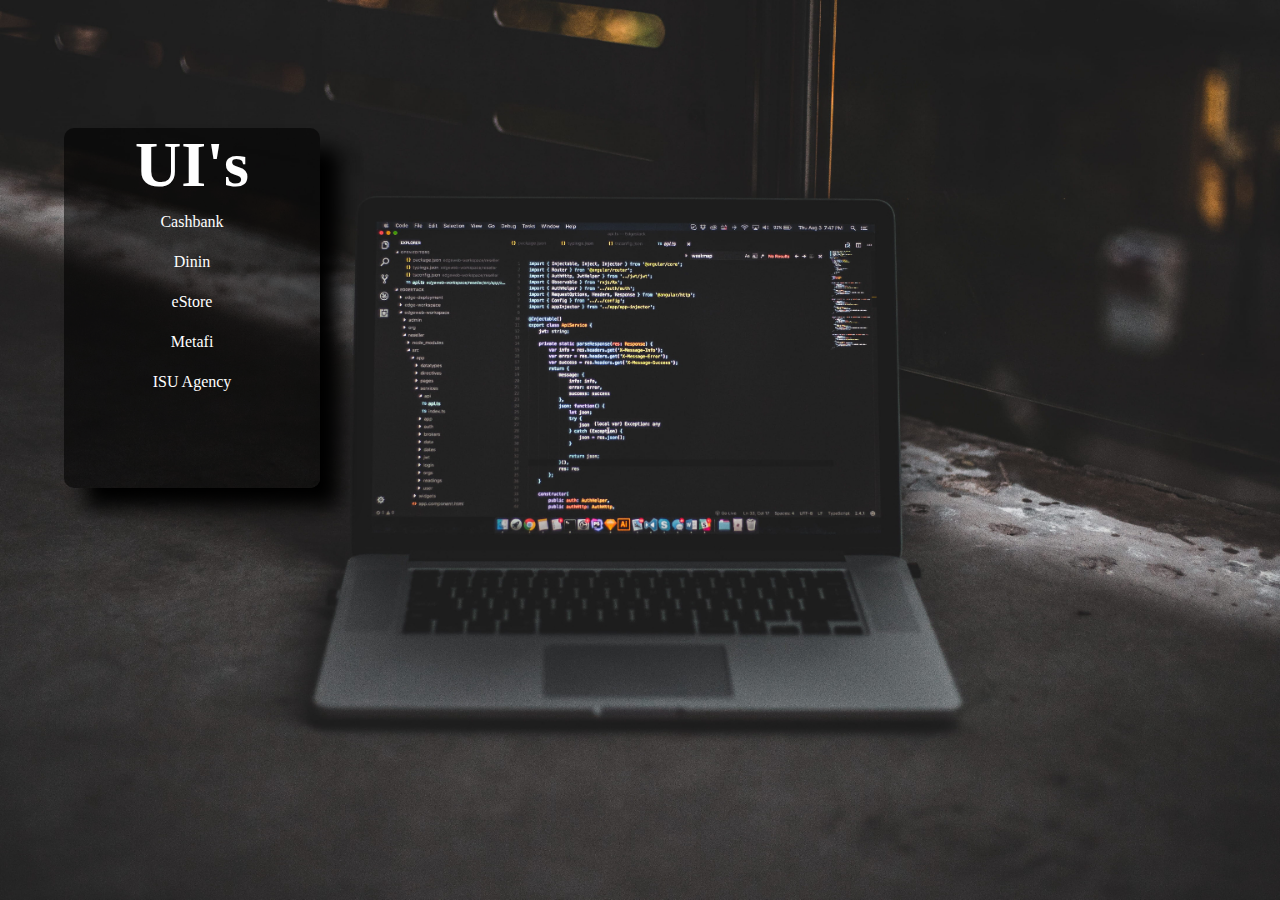
<file: index.html>
<!DOCTYPE html>
<html lang="en">
<head>
    <meta charset="UTF-8">
    <meta name="viewport" content="width=device-width, initial-scale=1.0">
    <title>Assingment</title>
    <link rel="stylesheet" href="./style.css">
</head>
<body>
    <div class="container">
        <div class="box1">
            <ul>
                <h1>UI's</h1>
                <li><a href="./CashBank/UI's/index.html">Cashbank</a></li>
                <li><a href="./DinIn/DinIn/Index.html">Dinin</a></li>
                <li><a href="./eStore/eStore/Index.html">eStore</a></li>
                <li><a href="./Metafi/Metafi/Index.html">Metafi</a></li>
                <li><a href="./ISU/index.html">ISU Agency</a></li>
            </ul>
        </div>
        
    </div>
</body>
</html>
</file>
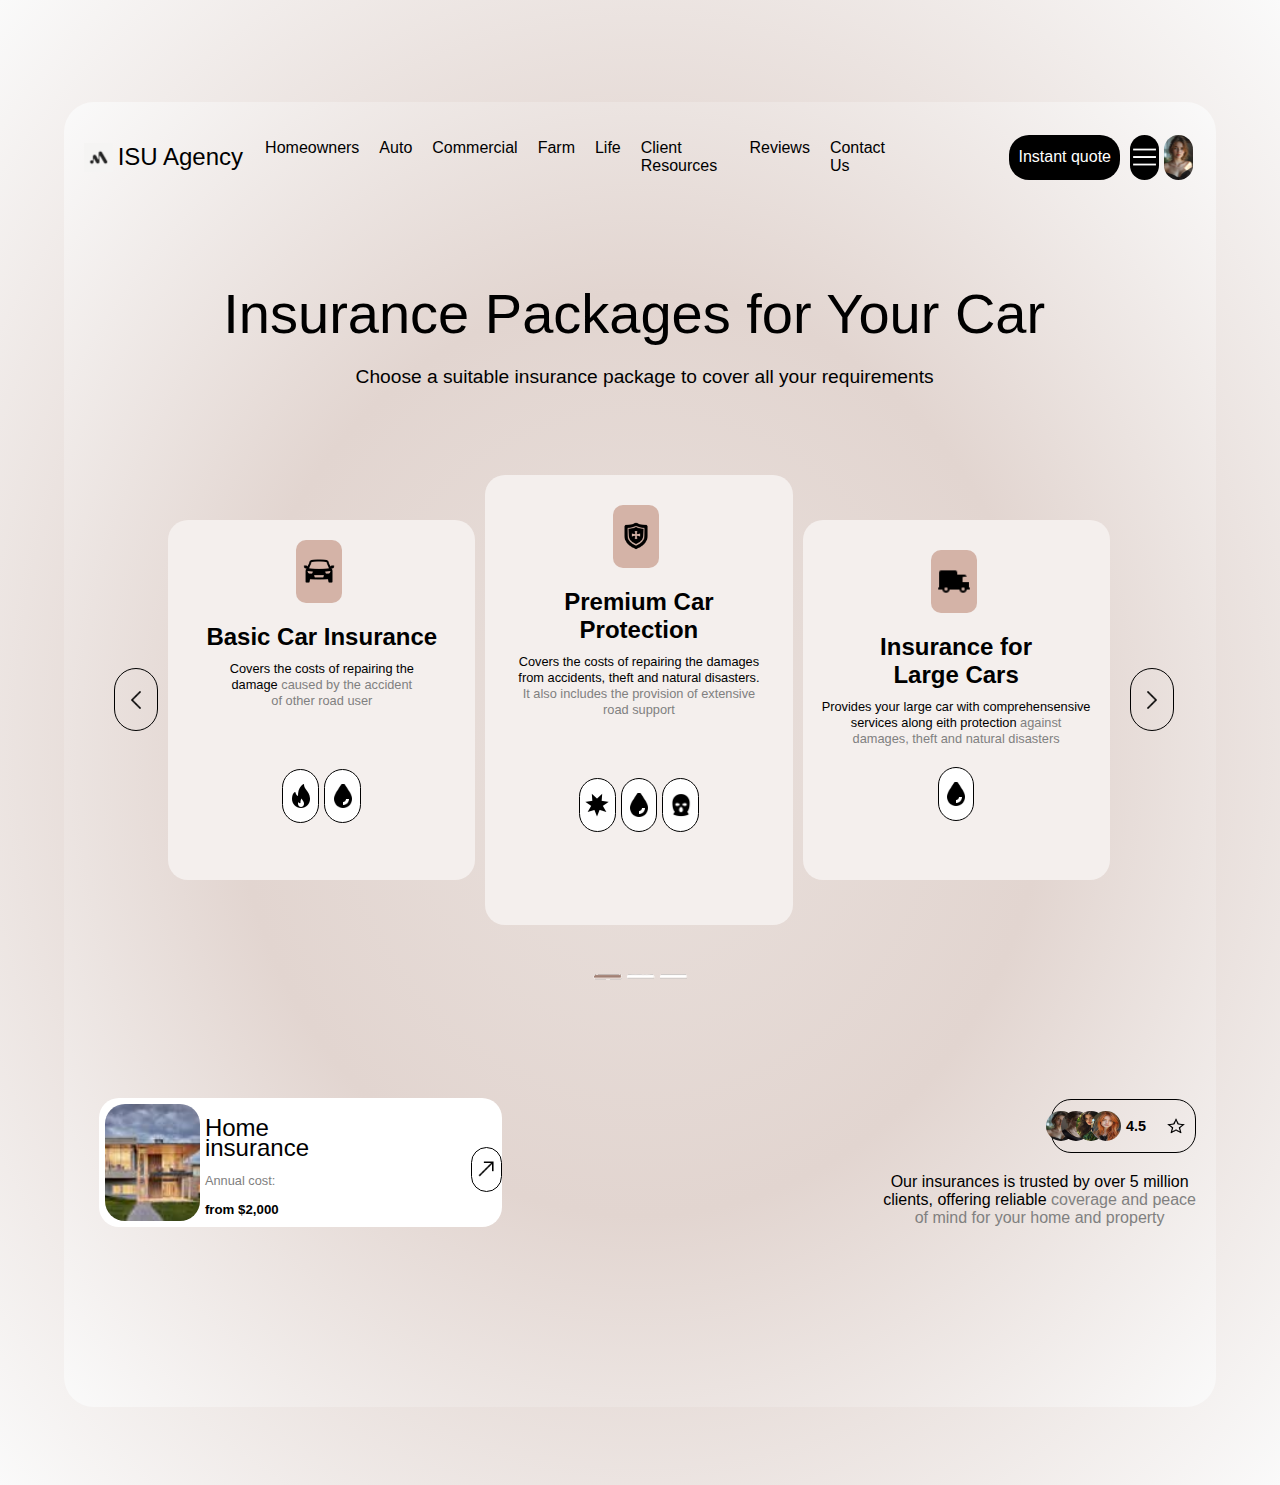
<file: ISU/index.html>
<!DOCTYPE html>
<html lang="en">
<head>
    <meta charset="UTF-8">
    <meta name="viewport" content="width=device-width, initial-scale=1.0">
    <title>ISU</title>
    <link rel="stylesheet" href="./style.css">
</head>
<body>
    <div class="container">
        <div class="container-box">
            <div class="nav">
                <span>
                    <img src="./m.png" alt="">
                    <h1>ISU Agency</h1>
                </span>
                <ul>
                    <li>Homeowners</li>
                    <li>Auto</li>
                    <li>Commercial</li>
                    <li>Farm</li>
                    <li>Life</li>
                    <li>Client Resources</li>
                    <li>Reviews</li>
                    <li>Contact Us</li>
                </ul>
                <span>
                    <button>Instant quote</button>
                    <div class="menu"></div>
                    <div class="img1"></div>
                </span>
            </div>

            <!-- nav section end -->
            
            <div class="center">
                <h1>Insurance Packages for Your Car</h1>
                <p>Choose a suitable insurance package to cover all your requirements</p>
            </div>
            
            <!-- center section end -->
            
            <div class="boxes">
                <div class="leftarrw"></div>
                <div class="box">
                    <div class="img2"></div>
                    <h2>Basic Car Insurance</h2>
                    <p>Covers the costs of repairing the <br>damage <em>caused by the accident <br> of other road user</em></p>
                    <span>
                        <div class="fire"></div>
                        <div class="water"></div>
                    </span>
                </div>
                <div class="box1">
                    <div class="img3"></div>
                    <h2>Premium Car<br>Protection</h2>
                    <p>Covers the costs of repairing the damages <br>from accidents, theft and natural disasters. <br><em>It also includes the provision of extensive <br>road support</em></p>
                    <span>
                        <div class="spark"></div>
                        <div class="water"></div>
                        <div class="robber"></div>
                    </span>
                </div>
                <div class="box2">
                    <div class="img4"></div>
                    <h2>Insurance for <br>Large Cars</h2>
                    <p>Provides your large car with comprehensensive <br> services along eith protection <em>against <br>damages, theft and natural disasters</em></p>
                    <span>
                        <div class=""></div>
                        <div class="water"></div>
                    </span>
                </div>
                <div class="rightarrw"></div>
            </div>
            <div class="line">
                <img src="./line.png" alt="">
            </div>

            <!-- boxes section end -->
            
            <div class="footer-box">
                <div class="footer">
                    <div class="img5"></div>
                    <div class="hom">
                        <p>Home insurance</p>
                        <h6>Annual cost:</h6>
                        <h5>from $2,000</h5>
                    </div>
                    <div class="arrw"></div>
                </div>
                <div class="end">
                    <div class="photo">
                        <img src="./08837d4a1f8a2aaf760c7cb5c4532c7e.jpg" alt="">
                        <img src="./17e17e558fe2269e93b0412182301a69.jpg" alt="">
                        <img src="./2103ea5965bef84eb41540ee48229932.jpg" alt="">
                        <img src="./c76d2ef288f9faeb9ccc797fd03518a3.jpg" alt="">
                        <h5>4.5</h5>
                        <img src="./icons8-star-32.png" alt="">
                    </div>
                    <p>Our insurances is trusted by over 5 million <br>clients, offering reliable <em>coverage and peace <br> of mind for your home and property</em></p>
                </div>    
            </div>


        </div>
    </div>
    
</body>
</html>
</file>
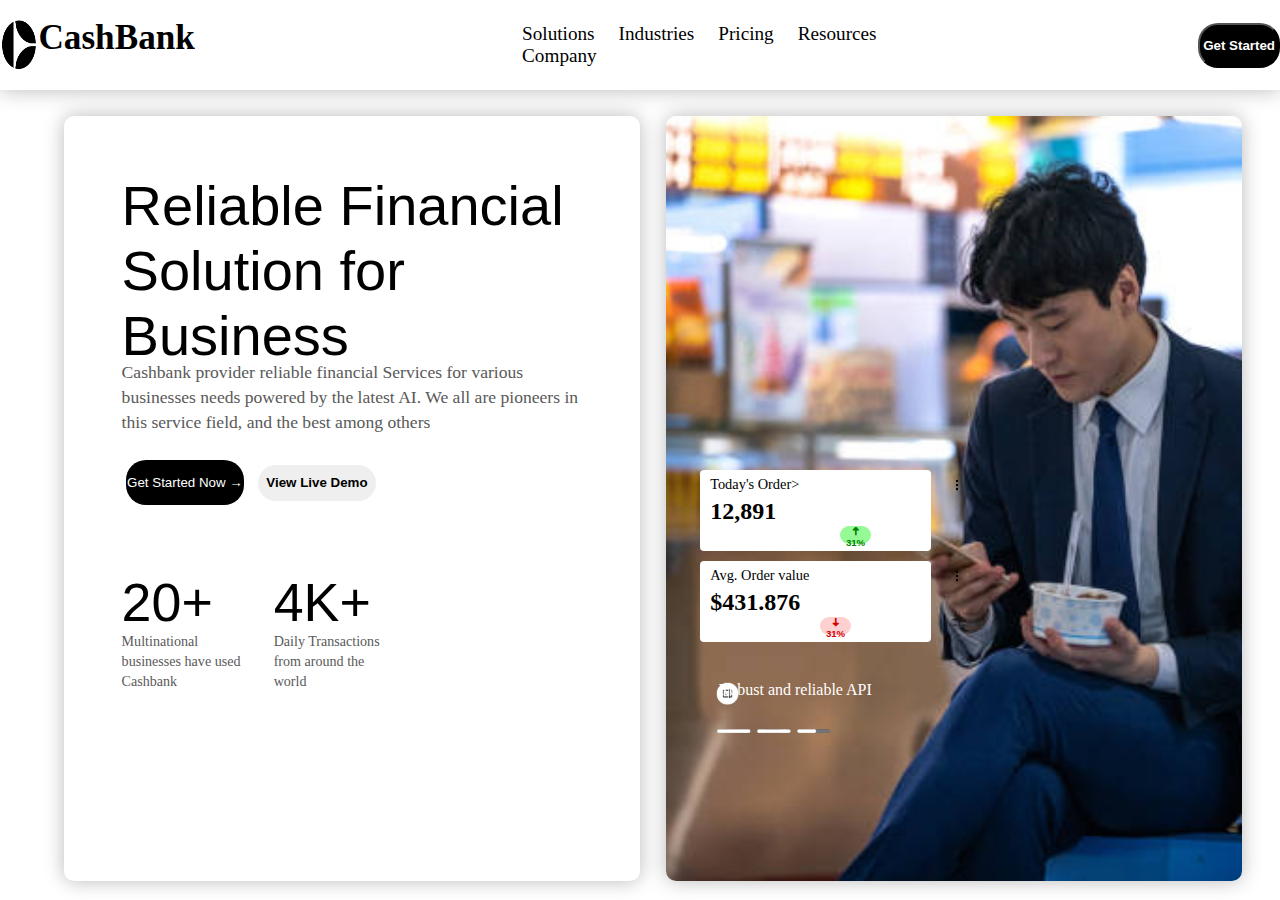
<file: CashBank/UI's/index.html>
<!DOCTYPE html>
<html lang="en">
<head>
    <meta charset="UTF-8">
    <meta name="viewport" content="width=device-width, initial-scale=1.0">
    <title>CashBank</title>
    <link rel="icon" href="./temp.png">
    <link rel="stylesheet" href="style.css">
</head>
<body>
    <div class="header">
        <h1><img src="./temp.png">CashBank</h1>
        <div class="header-center">
          <a>Solutions</a>
          <a>Industries</a>
          <a>Pricing</a>
          <a>Resources</a>
          <a>Company</a>
        </div>
        <button>Get Started</button>
    </div>
    <div class="container">
        <div class="box1">
            <h1>Reliable Financial Solution for <br> Business</h1>
            <p>Cashbank provider reliable financial Services for various businesses needs powered by the latest AI. We all are pioneers in this service field, and the best among others</p>
            
            <span>
                <button>Get Started Now &rarr;</button>
                <button>View Live Demo</button>
            </span>
            <div class="slt">
                <div class="slt1">
                    <h4>20+</h4>
                    <P>Multinational businesses have used Cashbank</P>
                </div>
                <div class="slt2">
                    <h4>4K+</h4>
                    <p>Daily Transactions from around the world</p>
                </div>
            </div>
        </div>
        <div class="box2">
            <div class="slot1">
                <img src="./icons8-menu-24.png" alt="">
                <p>Today's Order></p>
                <h2>12,891 <button> &#129029; 31%</button></h2>
            </div>
            <div class="slot2">
                <img src="./icons8-menu-24.png" alt="">
                <p>Avg. Order value </p>
                <h2>$431.876 <button> &#129031; 31%</button></h2>
            </div>
            <div class="footer">
                <img src="./Screenshot 2024-08-28 001248.png">
                <p>Robust and reliable API</p>
                <img src="./Screenshot 2024-08-28 012358.png" alt="">
            </div>
        </div>
    </div>
</body>
</html>
</file>
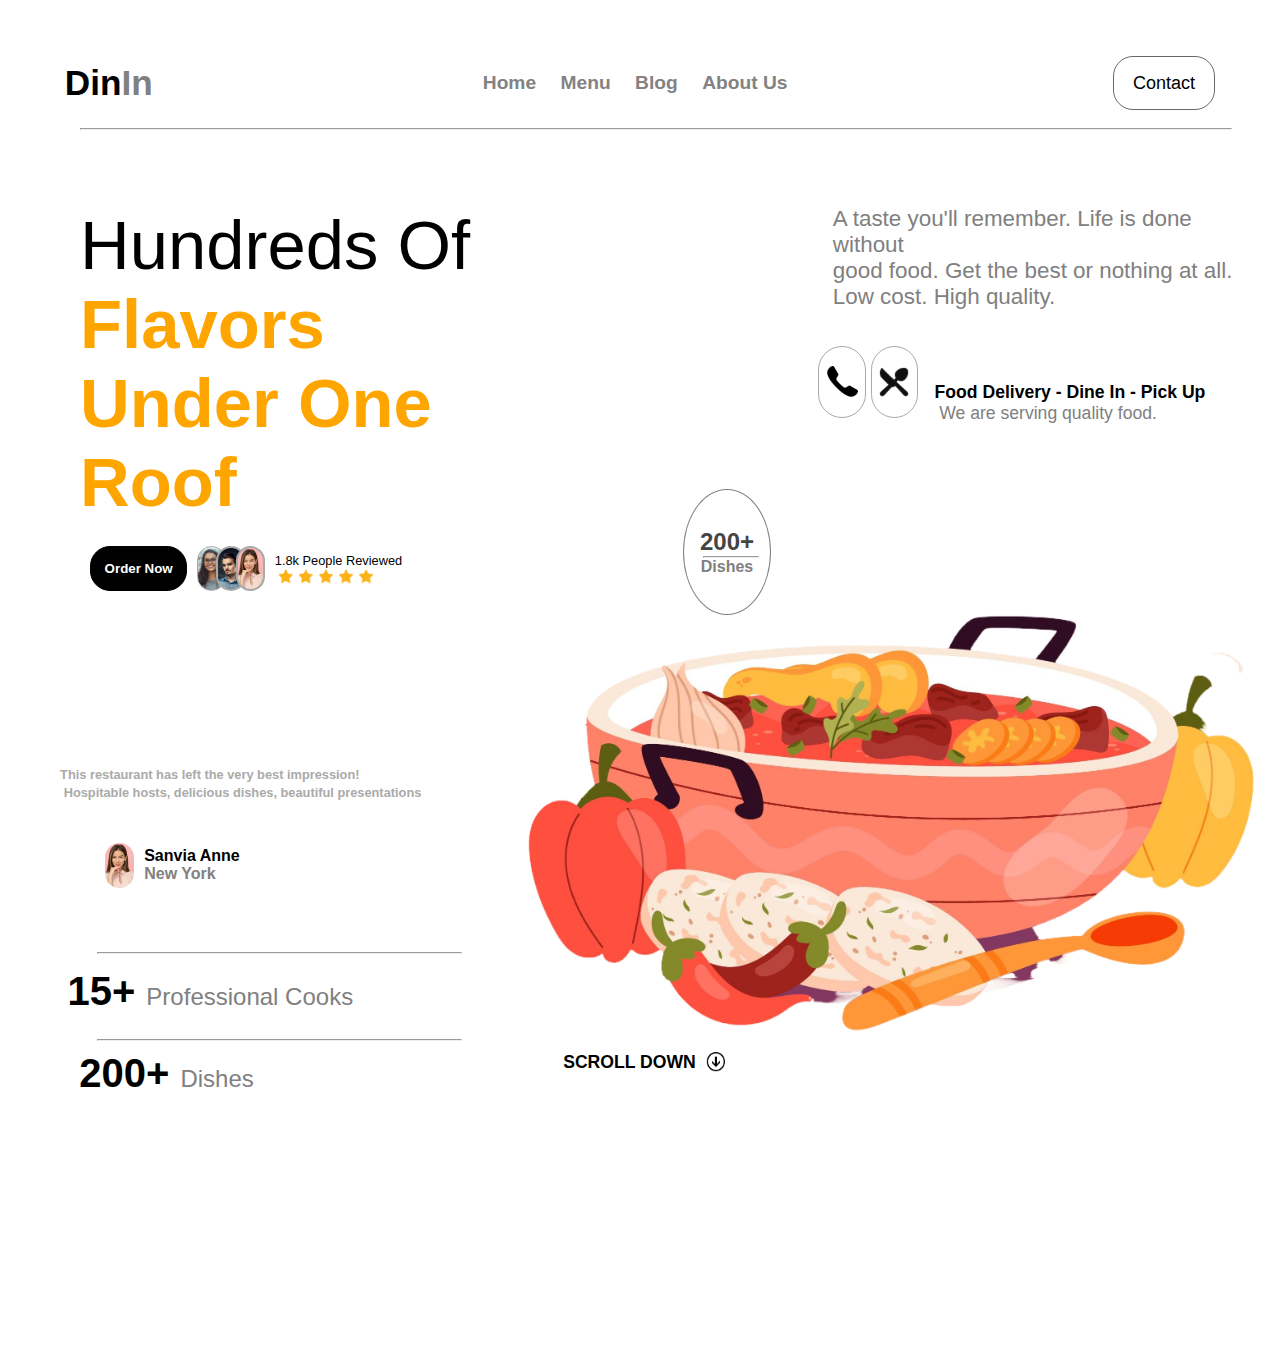
<file: DinIn/DinIn/Index.html>
<!DOCTYPE html>
<html lang="en">
<head>
    <meta charset="UTF-8">
    <meta name="viewport" content="width=device-width, initial-scale=1.0">
    <title>DinIn</title>
    <link rel="stylesheet" href="./style.css">
</head>
<body>
    <div class="header">
        <h1>Din<em>In</em></h1>
        <div class="nav">
            <a>Home</a>
            <a>Menu</a>
            <a>Blog</a>
            <a>About Us</a>
        </div>
        <button>Contact</button>
    </div>
    <hr>
    <div class="container">
        <div class="left">
            <h1>Hundreds Of <em>Flavors Under One Roof</em></h1>
            <div class="rating">
                <button>Order Now</button>
                <div class="img1"></div>
                <div class="img2"></div>
                <div class="img3"></div>
                <span>
                    <p>1.8k People Reviewed</p>
                    <img src="./Screenshot 2024-09-02 123730.png" alt="">
                </span>
            </div>
            <h6>This restaurant has left the very best impression!<br>&nbsp;Hospitable hosts, delicious dishes, beautiful presentations</h6>
            <div class="image4">
                <div class="img4"></div>
                <h4>Sanvia Anne <br><em>New York</em></h4>
            </div>
            <hr>
            <h2>15+ <em>Professional Cooks</em></h2>
            <hr>
            <h3>200+ <em>Dishes</em></h3>
        </div>


        <div class="right">
            <p>A taste you'll remember. Life is done without <br> good food. Get the best or nothing at all. <br> Low cost. High quality.</p>
            <span>
                <div class="img5"></div>
                <div class="img6"></div>
            </span>
            <h2>Food Delivery - Dine In - Pick Up</h4>
            <h3>We are serving quality food.</h5>
            <div class="dish">
                <h4>200+</h4>
                <hr>
                <h5>Dishes</h5>
            </div>
            <img src="./hand-drawn-goulash-illustration.png" alt="">
            <div class="foot">
                <h6>SCROLL DOWN</h2>
                <img src="./icons8-scroll-down-26.png" alt="">
            </div>
        </div>
    </div>
</body>
</html>
</file>
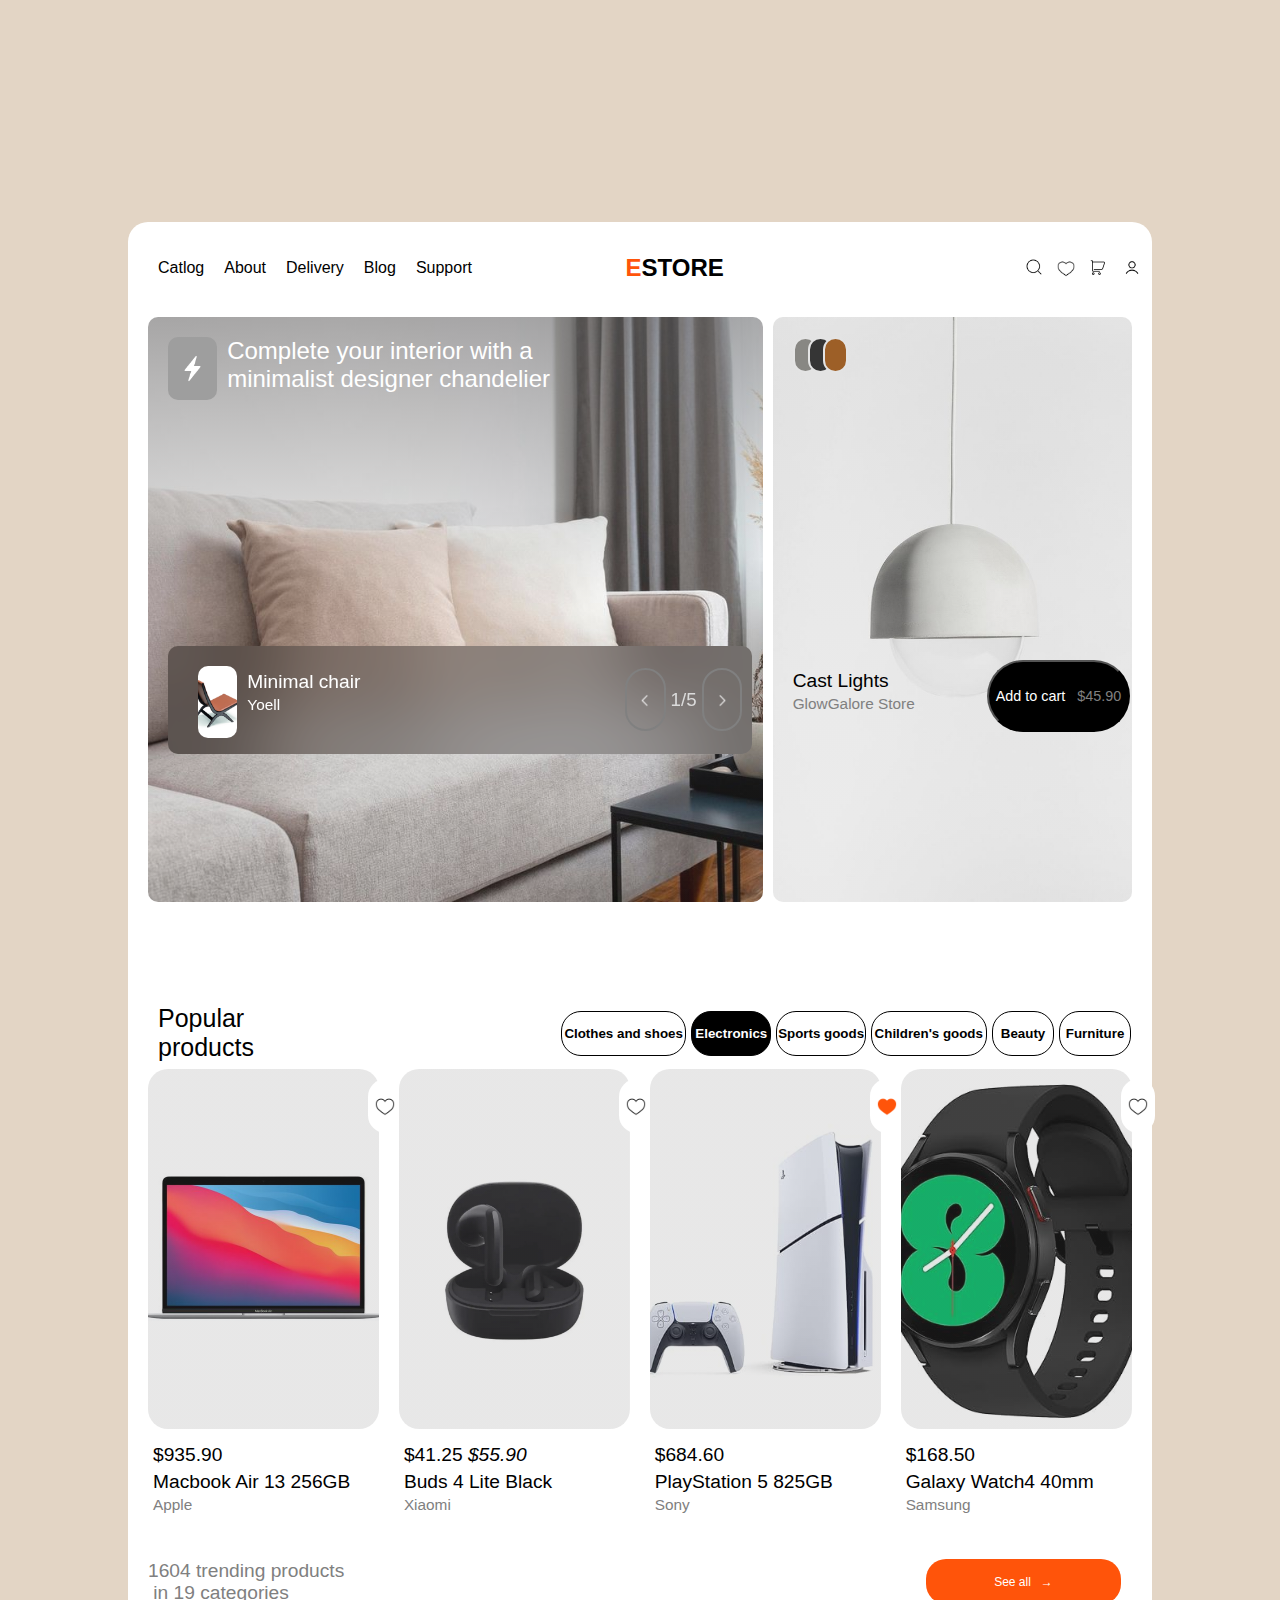
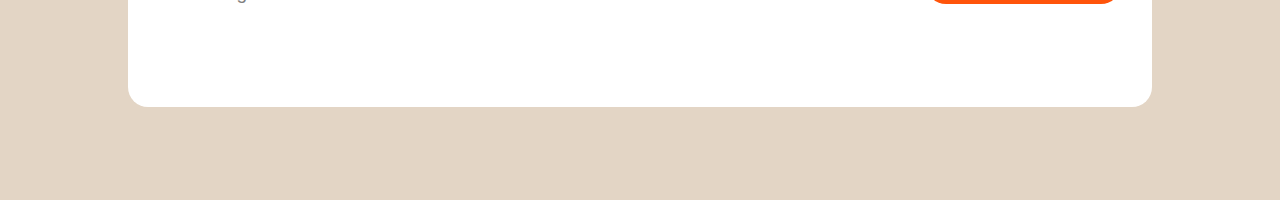
<file: eStore/eStore/Index.html>
<!DOCTYPE html>
<html lang="en">
<head>
    <meta charset="UTF-8">
    <meta name="viewport" content="width=device-width, initial-scale=1.0">
    <title>eStore</title>
    <link rel="stylesheet" href="./style.css">
</head>
<body>
    <div class="container">
        <div class="container-box">
            <div class="nav">
                <ul>
                    <li>Catlog</li>
                    <li>About</li>
                    <li>Delivery</li>
                    <li>Blog</li>
                    <li>Support</li>
                </ul>
                <h2><em>E</em>STORE</h2>
                <span>
                    <div class="img1"></div>
                    <div class="img2"></div>
                    <div class="img3"></div>
                    <div class="img4"></div>
                </span>
            </div>
            <!-- nav section end -->
            <div class="header">
                <div class="sofa">
                    <span>
                        <div class="lightning">
                            <img src="./icons8-flash-on-50.png" alt="">
                        </div>
                        <h2>Complete your interior with a <br> minimalist designer chandelier</h2>    
                    </span>
                    <div class="chair-box">
                        <span>
                            <div class="chair"></div>
                            <h2>Minimal chair<br><em>Yoell</em></h2>
                        </span>
                        <div class="left-arrow"></div>
                        <h3>1/5</h3>
                        <div class="right-arrow"></div>
                    </div>
                </div>
                <div class="cast-light">
                    <span>
                        <div class="color1"></div>
                        <div class="color2"></div>
                        <div class="color3"></div>
                    </span>
                    <span>
                        <h4>Cast Lights<br><em>GlowGalore Store</em></h4>
                        <button>Add to cart &nbsp; <em>&dollar;45.90</em></button>
                    </span>
                </div>
            </div>
            <!-- sofa section end -->
            <div class="popular">
                <span>
                    <h4>Popular products</h4>
                    <button>Clothes and shoes</button>
                    <button>Electronics</button>
                    <button>Sports goods</button>
                    <button>Children's goods</button>
                    <button>Beauty</button>
                    <button>Furniture</button>
                </span>
            </div>
            <!-- popular section end -->
            <div class="products">
                <div class="laptop">
                    <div class="laptop-img">
                        <div class="heart"></div>
                    </div>
                    <h2>$935.90</h2>
                    <p>Macbook Air 13 256GB<br><em>Apple</em></p>
                </div>
                <div class="buds">
                    <div class="buds-img">
                        <div class="heart"></div>
                    </div>
                    <h2>$41.25 <em>$55.90</em></h2>
                    <p>Buds 4 Lite Black<br><em>Xiaomi</em></p>
                </div>
                <div class="playstation">
                    <div class="playstation-img">
                        <div class="heart-p"></div>
                    </div>
                    <h2>$684.60</h2>
                    <p>PlayStation 5 825GB<br><em>Sony</em></p>
                </div>
                <div class="watch">
                    <div class="watch-img">
                        <div class="heart"></div>
                    </div>
                    <h2>$168.50</h2>
                    <p>Galaxy Watch4 40mm<br><em>Samsung</em></p>
                </div>
            </div>
            <div class="footer">
                <p>1604 trending products<br>&nbsp;in 19 categories</p>
                <button>See all &nbsp; &rarr;</button>
            </div>











        </div>
    </div>
    
</body>
</html>
</file>
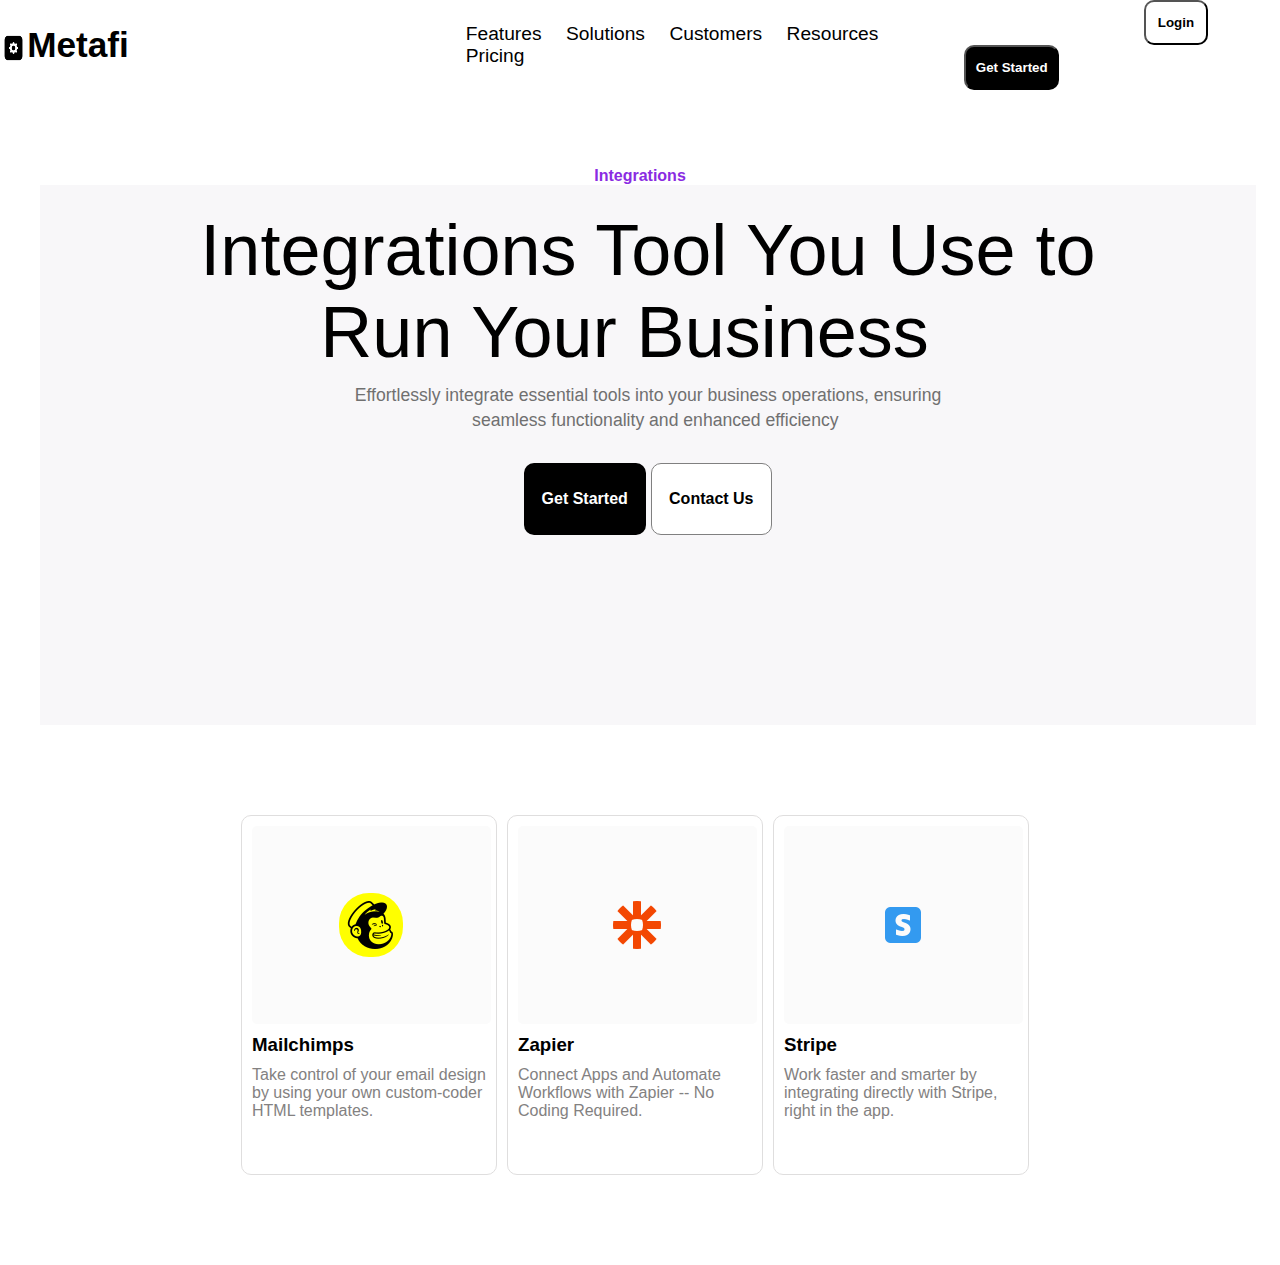
<file: Metafi/Metafi/Index.html>
<!DOCTYPE html>
<html lang="en">
<head>
    <meta charset="UTF-8">
    <meta name="viewport" content="width=device-width, initial-scale=1.0">
    <title>Metafi</title>
    <link rel="stylesheet" href="Style.css">
</head>
<body>
    <div class="header">
        <h1><img src="./icons8-setting-64.png">Metafi</h1>
        <div class="header-center">
            <a>Features</a>
            <a>Solutions</a>
            <a>Customers</a>
            <a>Resources</a>
            <a>Pricing</a>
        </div>
        <span>
            <button>Login</button>
            <button>Get Started</button>
        </span>
    </div>
    <div class="integration">
        <h4>Integrations</h4>
    </div>
    <div class="container">
        <h1>Integrations Tool You Use to <br> &nbsp; &nbsp; &nbsp; Run Your Business</h1>
        <p>Effortlessly integrate essential tools into your business operations, ensuring <br>&nbsp; &nbsp; &nbsp; &nbsp; &nbsp; &nbsp; &nbsp; &nbsp; &nbsp; &nbsp; &nbsp; &nbsp;  seamless functionality and enhanced efficiency</p>
        <span>
            <button>Get Started</button>
            <button>Contact Us</button>
        </span>
    </div>
    <div class="footer">
        <div class="box">
            <div class="box1">
                <img src="./icons8-mailchimp-64.png" alt="">
            </div>
            <h3>Mailchimps</h3>
            <p>Take control of your email design by using your own custom-coder HTML templates.</p>
        </div>
        <div class="box">
            <div class="box2">
                <img src="./icons8-zapier-an-american-corporation-allows-to-integrate-the-web-applications-48.png" alt="">
            </div>
            <h3>Zapier</h3>
            <p>Connect Apps and Automate Workflows with Zapier -- No Coding Required.</p>
        </div>
        <div class="box">
            <div class="box3">
                <img src="./icons8-stripe-48.png" alt="">
            </div>
            <h3>Stripe</h3>
            <p>Work faster and smarter by integrating directly with Stripe, right in the app.</p>
        </div>
    </div>
</body>
</html>
</file>
<file: style.css>
*{
    padding: 0;
    margin: 0;
    box-sizing: border-box;
}
.container{
    width: 100%;
    height: 100vh;
    background-image: url(./wallpaperflare.com_wallpaper.jpg);
    background-position: center;
    background-repeat: no-repeat;
    background-size: cover;
    padding-top: 10%;
    display: flex;
    justify-content: space-between;
}
.box1{
    width: 20%;
    height: 40vh;
    margin-left: 5%;
    display: flex;
    justify-content: center;
    background-color: rgba(0, 0, 0, 0.577);
    border-radius: 10px;
    box-shadow: 20px 20px 20px black;
}
.box1 h1{
    font-size: 4em;
    color: white;
}
.box1 ul{
    list-style: none;
    display: flex;
    align-items: center;
    flex-direction: column;
}
.box1 ul li a{
    color: white;
    line-height: 2.5em;
    text-decoration: none;
}
.box2{
    width: 20%;
    height: 40vh;
    margin-right: 5%;
    display: flex;
    align-items: center;
    justify-content: center;
    background-color: rgba(0, 0, 0, 0.577);
    border-radius: 10px;
    box-shadow: 20px 20px 20px black;
}
.box2 h1{
    font-size: 4em;
    color: white;
}
.box2 ul{
    list-style: none;
    display: flex;
    align-items: center;
    flex-direction: column;
}
.box2 ul li a{
    color: white;
    line-height: 2.5em;
    text-decoration: none;
}
</file>
<file: ISU/style.css>
*{
    padding: 0;
    margin: 0;
    box-sizing: border-box;
    font-family: "Inter", sans-serif;
}
.container{
    width: 100%;
    height: 165vh;
    padding-top: 8%;
    /* background-color: #dedddc; */
    background-image: radial-gradient(#E9E0DC,#e2d5d0,#fafafa);

}
.container-box{
    width: 90%;
    height: 145vh;
    margin-left: 5%;
    border-radius: 30px;
    /* background-color: #E9E0DC; */
    background-image: radial-gradient(#E9E0DC,#e2d5d0,#fafafa);
}
.line{
    width: 100%;
    display: flex;
    align-items: center;
    justify-content: center;

}
.nav{
    width: 100%;
    height: 10vh;
    padding-top: 20px;
    display: flex;
    align-items: center;
    justify-content: space-between;
}
.nav span{
    width:18%;
    display: flex;
    align-items: center;
}
.nav span img{
    width: 15%;
    margin-left: 20px;
}
.nav span h1{
    font-size: 1.5em;
    font-weight: 400;
    margin-left: 5px;
}
.nav ul{
    display: flex;
    list-style: none;
}
.nav ul li{
    padding-inline: 10px;
}
.nav span:last-child{
    width: 30%;
    display: flex;
}
.nav button{
    width: 35%;
    height: 5vh;
    font-size: 1em;
    border-radius: 20px;
    border: none;
    background-color: black;
    color: white;
    margin-right: 10px;
    margin-left: 35%;
}
.menu{
    width: 9%;
    height: 5vh;
    margin-right: 5px;
    background-color: black;
    background-image: url(./icons8-menu-32.png);
    background-position: center;
    background-repeat: no-repeat;
    background-size: 30px,30px;
    border-radius: 50px;
}
.img1{
    width: 9%;
    height: 5vh;
    border-radius: 50px;
    background-image: url(./08837d4a1f8a2aaf760c7cb5c4532c7e.jpg);
    background-position: center;
    background-repeat: no-repeat;
    background-size: cover;
}
.center{
    width: 90%;
    height: 20vh;
    display: flex;
    align-items: center;
    justify-content: center;
    flex-direction: column;
}
.center h1{
    font-size: 3.5em;
    margin-top: 10%;
    font-weight: 400;
    margin-left: 10%;
}
.center p{
    font-size: 1.2em;
    margin-top: 20px;
    margin-left: 12%;
}
.boxes{
    width: 92%;
    height: 60vh;
    display: flex;
    align-items: center;
    margin-left: 50px;
    margin-top: 5%;
}
.boxes p{
    font-size: 0.8em;
    line-height: 16px;
    margin-top: 10px;
}
.boxes p em{
    font-style: normal;
    color: gray;
}
.box{
    width: 35%;
    height: 40vh ;
    border-radius: 20px;
    margin-right: 10px;
    background-color: #F4EFED;
    display: flex;
    align-items: center;
    flex-direction: column;
    text-align: center;
}
.box span{
    width: 100%;
    display: flex;
    justify-content: center;
    margin-top: 60px;    
}
.box1{
    width: 35%;
    height: 50vh ;
    border-radius: 20px;
    margin-right: 10px;
    background-color: #F4EFED;
    display: flex;
    align-items: center;
    flex-direction: column;
    text-align: center;

}
.box1 span{
    width: 100%;
    display: flex;
    justify-content: center;
    margin-top: 60px;    
}
.box2{
    width: 35%;
    height: 40vh ;
    border-radius: 20px;
    margin-right: 10px;
    background-color: #F4EFED;
    display: flex;
    align-items: center;
    flex-direction: column;
    text-align: center;

}
.box2 span{
    width: 100%;
    display: flex;
    justify-content: center;
    margin-top: 20px;    
}
.img2{
    width: 15%;
    height: 7vh;
    border-radius: 10px;
    margin-block: 20px;
    background-color: #D4B3A7;
    background-image: url(./icons8-car-50.png);
    background-position: center;
    background-repeat: no-repeat;
    background-size: 32px,32px;
    margin-right: 5px;
    margin-top: 20px;
}
.img3{
    width: 15%;
    height: 7vh;
    border-radius: 10px;
    margin-block: 20px;
    background-color: #D4B3A7;
    background-image: url(./icons8-knight-shield-50.png);
    background-position: center;
    background-repeat: no-repeat;
    background-size: 32px,32px;
    margin-right: 5px;
    margin-top: 30px;
}
.img4{
    width: 15%;
    height: 7vh;
    border-radius: 10px;
    margin-block: 20px;
    background-color: #D4B3A7;
    background-image: url(./icons8-truck-30.png);
    background-position: center;
    background-repeat: no-repeat;
    background-size: 32px,32px;
    margin-right: 5px;
    margin-top: 30px;

}
.fire{
    width: 12%;
    height: 6vh;
    border-radius: 50px;
    border: 1px solid black;
    background-color: white;
    background-image: url(./icons8-fire-24.png);
    background-position: center;
    background-repeat: no-repeat;
    background-size: 24px,24px;
    margin-right: 5px;
}
.water{
    width: 12%;
    height: 6vh;
    border-radius: 50px;
    border: 1px solid black;
    background-color: white;
    background-image: url(./icons8-water-32.png);
    background-position: center;
    background-repeat: no-repeat;
    background-size: 24px,24px;

}
.spark{
    width: 12%;
    height: 6vh;
    border-radius: 50px;
    border: 1px solid black;
    background-color: white;
    background-image: url(./icons8-starburst-shape-24.png);
    background-position: center;
    background-repeat: no-repeat;
    background-size: 24px,24px;
    margin-right: 5px;
}
.robber{
    width: 12%;
    height: 6vh;
    border-radius: 50px;
    border: 1px solid black;
    background-color: white;
    background-image: url(./icons8-black-ski-mask-50.png);
    background-position: center;
    background-repeat: no-repeat;
    background-size: 24px,24px;
    margin-left: 5px;
}
.leftarrw{
    width: 5%;
    height: 7vh;
    border-radius: 50px;
    border: 1px solid black;
    background-color: transparent;
    background-image: url(./icons8-left-30.png);
    background-position: center;
    background-repeat: no-repeat;
    background-size: 24px,24px;
    margin-right: 10px;
}
.rightarrw{
    width: 5%;
    height: 7vh;
    border-radius: 50px;
    border: 1px solid black;
    background-color: transparent;
    background-image: url(./icons8-right-30.png);
    background-position: center;
    background-repeat: no-repeat;
    background-size: 24px,24px;
    margin-left: 10px;
}
.footer{
    width: 35%;
    display: flex;
    background-color:white;
    border-radius:20px ;
    margin-left: 3%;
    margin-top: 10%;
}
.img5{
    width: 25%;
    height: 13vh;
    margin-block: 6px;
    margin-left: 6px;
    border-radius: 20px;
    background-image: url(house.jpg);
    background-repeat: no-repeat;
    background-size: cover;
    background-position: center;
}
.hom{
    display: flex;
    justify-content: space-between;
    flex-direction: column;
    padding-block: 10px;
    margin-left: 5px;
}
.hom p{
    line-height: 20px;
    font-size: 1.5em;
    margin-top: 10px;
}
.hom h6{
    font-size: 0.8em;
    color: gray;
    font-weight: 400;
}

.arrw{
    width: 8%;
    height: 5vh;
    border-radius: 50px;
    border: 1px solid black;
    background-color: transparent;
    background-image: url(./icons8-up-left-32.png);
    background-position: center;
    background-repeat: no-repeat;
    background-size: 24px,24px;
    margin-left: 25%;
    margin-top: 12%;
}
.footer-box{
    width: 100%;
    display: flex;
    align-items: center;
    justify-content: space-between;
}
.end{
    width: 28%;
    display: flex;
    flex-direction: column;
    justify-content: end;
    align-items: end;
    margin-right: 20px;
    margin-top: 10%;
}

.end p{
    margin-top: 20px;
    text-align: center;
}
.end p em{
    color: gray;
    font-style: normal;
}

.photo{
    width: 45%;
    height: 6vh;
    display: flex;
    align-items: center;
    justify-content: center;
    border: 1px solid black;
    border-radius: 20px;
}
.photo h5{
    font-size: 0.9em;
    margin-left: 5px;
}
.photo img{
    width: 30px;
    height: 30px;
    margin-left: -15px;
    border-radius: 50%;
}
.photo img:last-child{
    width: 20px;
    height: 18px;
    margin-left: 20px;
}
</file>
<file: CashBank/UI's/style.css>
*{
    margin: 0;
    padding: 0;
    box-sizing: border-box;
}
.header{
    width: 100%;
    height: 10vh;
    display: flex;
    align-items: center;
    justify-content: center;
    background-color: white;
    margin-bottom: 2%;
    box-shadow: 0px 0px 20px 0px rgb(186, 185, 185);
}
.header img{
    width: 20%;
    height: 6vh;
}
.header h1{
    display: flex;
    text-align: left;
    margin-right:25%;
    font-size: 2.2em;
}
.header-center a{
    padding-inline: 10px;
    font-size: 1.2em;


}
.header button{
    width: 7%;
    height: 5vh;
    margin-left: 20%;
    border-radius: 20px;
    font-weight: bold;
    color: white;
    background-color: black;
}
.container{
    display: flex;
    align-items: center;
    justify-content: center;
    flex-direction: row;
}
.box1{
    width: 45%;
    height: 85vh;
    background-color: white;
    margin-left: 2%;
    border-radius: 10px;
    box-shadow: 0px 0px 20px 0px rgb(186, 185, 185);
    display: flex;
    align-items: center;
    justify-content: start;
    flex-direction: column;
    
}
.box1 h1{
    width: 80%;
    height: 8vh;
    font-size: 3.5em;
    font-weight: 100;
    font-family: "Montserrat", sans-serif;
    margin-block: 10%;
    text-align: start;
}
.box1 p{
    width: 80%;
    font-size: 1.1em;
    margin-top: 10%;
    align-items: center;
    line-height: 25px;
    color: rgb(89, 89, 89);
}
.box1 span{
    width: 82%;
    height: 10vh;
}
.box1 span button:first-child{
    background-color: black;
    color: white;
    width: 25%;
    height: 5vh;
    margin-left: 10px;
    margin-top: 25px;
    border: none;
    border-radius: 20px;
}
.box1 span button:last-child{
    color: black;
    font-weight: bold;
    width: 25%;
    height: 4vh;
    border: none;
    border-radius: 20px;
    margin-left: 10px;
}
.slt{
    width: 80%;
    height: 8vh;
    display: flex;
    align-items: start;
    justify-content: start;

}
.slt1{
    width: 33%;
    height: 15vh;
    margin-top: 10%;
    text-align: start;
    font-size: 0.8em;
}
.slt1 h4,.slt2 h4{
    font-size: 4.2em;
    font-weight: 400;
    font-family: "Montserrat", sans-serif;

}
.slt1 p, .slt2 p{
    margin-top: -2px;
    line-height: 20px;
}
.slt2{
    width: 33%;
    height: 15vh;
    margin-top: 10%;
    text-align: start;
    font-size: 0.8em;
}


.box2{
    width: 45%;
    height: 85vh;
    background-image: url(./gettyimages-977644628-612x612.jpg);
    background-repeat: no-repeat;
    background-size: cover;
    display: flex;
    justify-content: center;
    flex-direction: column;
    margin-left: 2%;
    border-radius: 10px;
    box-shadow: 0px 0px 20px 0px rgb(186, 185, 185);
}
.slot1{
    width: 40%;
    height: 9vh;
    margin-top: 35%;
    margin-left: 6%;
    background-color: white;
    margin-bottom: 10px;
    border-radius: 4px;

}
.slot1 p{
    font-size: 0.9em;
    margin-top: -20px;
    margin-left: 10px;
    padding-right: 40px;
}
.slot1 img{
    width: 6%;
    margin:8px 0px 0px 250px;
}
.slot1 h2{
    margin-left: 10px;
    margin-top: 5px;
}
.slot1 h2 button {
    font-size: 0.4em;
    margin-left: 130px;
    width: 14%;
    height: 2vh;
    font-weight: bold;
    border-radius: 10px;
    border: none;
    background-color: rgba(3, 243, 3, 0.418);
    color: green;
}

.slot2{
    width: 40%;
    height: 9vh;
    margin-left: 6%;
    border-radius: 4px;
    background-color: white;
    margin-bottom: 40px;
}
.slot2 p{
    font-size: 0.9em;
    margin-top: -20px;
    margin-left: 10px;
}
.slot2 img{
    width: 6%;
    margin:8px 0px 0px 250px;
}
.slot2 h2{
    margin-left: 10px;
    margin-top: 5px;
}
.slot2 h2 button {
    width: 14%;
    height: 2vh;
    font-size: 0.4em;
    margin-left: 110px;
    border-radius: 10px;
    border: none;
    color: rgb(207, 4, 4);
    font-weight: bold;
    background-color: rgba(255, 4, 4, 0.187);
}
.footer{
    width: 100%;
    height: 5vh;
    /* margin-bottom: -30%; */
}

.footer p {
    width: 45%;
    color: white;
    text-align: center;
    margin-top: -28px;
}
.footer img{
    width: 4%;
    margin-left: 50px;

}

.footer img:last-child{
    width: 20%;
    margin-bottom: -20px;
    
}
</file>
<file: DinIn/DinIn/style.css>
*{
    margin: 0;
    padding: 0;
    box-sizing: border-box;
    font-family: "Barlow Condensed", sans-serif;
    
}
.header{
    width: 100%;
    height: 10vh;
    display: flex;
    align-items: center;
    justify-content: center;
    background-color: white;
    margin-bottom: 3%;
    padding-top: 6%;
}
.header h1{
    display: flex;
    text-align: left;
    margin-right:25%;
    font-size: 2.2em;
}
.header h1 em{
    font-style: normal;
    color: gray;
}
.nav{
    width: 50%;
}
.nav a{
    padding-inline: 10px;
    font-size: 1.2em;
    font-weight: bold;
    color: rgb(131, 130, 130);
}
.header button{
    width: 8%;
    height: 6vh;
    border: 1px solid rgb(105, 105, 105);
    border-radius: 20px;
    font-size: large;
    color: black;
    background-color: white;
}
hr{
    width: 90%;
    margin-left: 80px;
}
.container{
    width: 95%;
    height: 135vh;
    margin-left: 40px;
    /* background-color: antiquewhite; */
    display: flex;
    align-items: center;
    justify-content: right;
    /* flex-direction: row; */
}
.left{
    width: 40%;
    height: 125vh;
    margin-top: 5%;
    /* background-color: rgb(220, 217, 217); */
    display: flex;
    align-items: center;
    flex-direction: column;
}
.left h1{
    font-size: 4.3em;
    font-weight: 500;
    margin-left: 40px;

}
.left h1 em{
    font-style: normal;
    color: orange;
    font-weight: 600;
    font-family: "Albert Sans", sans-serif;

}
.left button{
    width: 20%;
    height: 5vh;
    margin-left: 50px;
    margin-right: 10px;
    border: 1px solid black;
    border-radius: 20px;
    font-weight: bold;
    color: white;
    background-color: black;
}
.rating{
    width:100%;
    margin-block: 5%;
    display: flex;
    align-items: center;
    flex-direction: row;
}
.img1{
    width: 6%;
    height: 5vh;
    background-image: url(./pexels-danxavier-1239291.jpg);
    background-position: center;
    background-size: cover;
    border-radius:20px;
    border: 1px solid rgb(169, 169, 169);
}
.img2{
    width: 6%;
    height: 5vh;
    background-image: url(./handsome-young-male-with-tattoo-his-arm-holds-craft-bottled-beer.jpg);
    background-position: center;
    background-size: cover;
    border-radius:20px;
    margin-left: -10px;
    border: 2px solid rgb(169, 169, 169);


}
.img3{
    width: 6%;
    height: 5vh;
    background-image: url(./pexels-moose-photos-170195-1036623.jpg);
    background-position: center;
    background-size: cover;
    border-radius:20px;
    margin-left: -10px;
    border: 2px solid rgb(169, 169, 169);

}
.rating span{
    width: 40%;
    padding-top: 6px;
}
.left p{
    font-size: 0.8em;
    margin-left: 10px;
}
.left img{
    height: 2vh;
    margin-left: 10px;
}
.left h6{
    font-size: 0.8em;
    color: rgb(170, 170, 170);
    margin-right: 85px;
    margin-top: 31%;
    line-height: 18px;
}
.image4{
    width: 100%;
    height: 14vh;
    margin-left: 50px;
    display: flex;
    align-items: center;
}
.img4{
    width: 6%;
    height: 5vh;
    background-image: url(./pexels-moose-photos-170195-1036623.jpg);
    background-position: center;
    background-size: cover;
    border-radius:20px;
    margin-left: 40px;

}
.left h4{
    margin-left: 10px;
}
.left h4 em{
    font-style: normal;
    color: gray;
}
.left hr{
    width: 75%;
    margin-right: 18%;
    margin-top: 5%;
}
.left h2{
    font-size: 2.5em;
    margin-right: 30%;
    margin-top: 15px;
}
.left h2 em{
    font-style: normal;
    color: gray;
    font-size: 0.6em;
    font-weight: 100;
    padding-bottom:40px;
}
.left h3{
    font-size: 2.5em;
    margin-top: 10px;
    margin-right: 48%;
}
.left h3 em{
    font-style: normal;
    color: gray;
    font-size: 0.6em;
    font-weight: 100;
    margin-top: 10px;
    margin-bottom: 0px;
}
.right{
    width: 60%;
    height: 125vh;
    margin-top: 5%;
    /* background-color: bisque; */
    display: flex;
    align-items:center;
    flex-direction: column;
}
.right p{
    color: gray;
    margin-left: 42%;
    font-size: 1.4em;
}
.right span{
    width:100%;
    height: 10vh;
    margin-top: 5%;
    display: flex;
}
.img5{
    width: 6.5%;
    height: 8vh;
    background-image: url(./icons8-call-60.png);
    background-position: center;
    background-repeat: no-repeat;
    background-size: 40px;
    border-radius:40px;
    border: 1px solid rgb(169, 169, 169);
    margin-left: 45%;
}
.img6{
    width: 6.5%;
    height: 8vh;
    background-image: url(./icons8-dining-room-40.png);
    background-position: center;
    background-repeat: no-repeat;
    background-size: 30px;
    border-radius:40px;
    border: 1px solid rgb(169, 169, 169);
    margin-left: 5px;
}
.right h2{
    font-size: 1.1em;
    margin-top: -7.5%;
    padding-left: 49%;
}
.right h3{
    font-size: 1.1em;
    margin-left: 43%;
    color: rgb(128, 128, 128);
    font-weight: 400;
}
 .dish{
    width: 12%;
    height: 14vh;
    border-radius: 50%;
    margin-right: 45%;
    border: 1px solid gray;
    margin-top: 65px;
    display: flex;
    flex-direction: column;
    align-items: center;
    justify-content: center;

}
.dish h4{
    font-size: 1.5em;
    color: rgb(70, 69, 69);
}
.dish h5{
    font-size: 1em;
    color: gray;
}

.dish hr{
    width: 65%;
    margin-left: 8px;

}
.right img{
    width: 100%;
}
.foot{
    width: 45%;
    display: flex;
    align-items: center;
    margin-right: 60%;
}
.foot h6{
    font-size: 1.1em;
    margin-left: 55px;
    margin-top: 20px;
    
}
.foot img:last-child{
    width: 6%;
    margin-top: 20px;
    margin-left: 10px;
}
@media(max-width:1300px){
    .img5{
        margin-left: 40%;
    }
}
</file>
<file: eStore/eStore/style.css>
*{
    padding: 0;
    margin: 0;
    box-sizing: border-box;
    font-family: "Montserrat", sans-serif;
}
.container{
    width: 100%;
    height: 200vh;
    background-color: #E3D5C5;
    display: flex;
    align-items: center;
    justify-content: center;
}
.container-box{
    width: 80%;
    height: 165vh;
    border-radius: 20px;
    margin-top: 10%;
    background-color: white;
}
.nav{
    width: 100%;
    height: 8vh;
    margin-top: 10px;
    display: flex;
    align-items: center;
    justify-content: start;
    text-decoration: none;
}
.nav ul{
    list-style: none;
    margin-left: 10px;
    display: flex;
}
.nav ul li{
    margin-left: 20px;
    font-size: 1em;
    font-weight: 500;
}
.nav h2{
    margin-left: 15%;
    font-family: "Pathway Gothic One", sans-serif;
}
.nav h2 em{
    font-style: normal;
    color: #FF540A;
}
.nav span{
    width: 45%;
    margin-left: 10px;
    display: flex;
    justify-content: right;
    /* flex-direction: row; */
}
.img1{
    width: 7%;
    height: 4vh;
    background-image: url(./icons8-search-64.png);
    /* background-size: cover; */
    background-position: center;
    background-size: 70%;
    background-repeat: no-repeat;
}
.img2{
    width: 6%;
    height: 4vh;
    background-size: 70%;
    background-image: url(./icons8-heart-50.png);
    background-position: center;
    /* background-size: cover; */
    background-repeat: no-repeat;
    margin-inline: 5px;
}
.img3{
    width: 7%;
    height: 4vh;
    background-image: url(./icons8-shopping-cart-64.png);
    background-size: 55%;
    background-position: center;
    background-repeat: no-repeat;
    background-image: 20px ;
    
}
.img4{
    width: 7%;
    height: 4vh;
    background-image: url(./icons8-person-64.png);
    background-position: center;
    background-size: 70%;
    background-repeat: no-repeat;
    margin-inline: 5px;

}
.header{
    width: 100%;
    height: 68vh;
    display: flex;
    align-items: center;
}
.sofa{
    width: 65%;
    height: 65vh;
    background-image:linear-gradient(to top, rgba(151, 149, 149, 0.108),rgba(255, 255, 255, 0.108), rgba(109, 107, 107, 0.555)), url(./sofa-table.jpg);
    background-repeat: no-repeat;
    background-size: cover;
    margin-left: 20px;
    border-radius: 10px;
}
.sofa span{
    width: 100%;
    display: flex;
    margin-top: 20px;
    margin-left: 20px;
}
.lightning{
    width: 8%;
    height: 7vh;
    background-color: #9E9E9E;
    border-radius: 10px;
    margin-right: 10px;
    display: flex;
    align-items: center;
    justify-content: center;
}
.lightning img{
    width: 60%;
}
.sofa span h2{
    color: white;
    font-weight: 100;
}
.chair-box{
    width: 95%;
    height: 12vh;
    margin-top: 40%;
    margin-left: 20px;
    border-radius: 10px;
    background-color: rgba(39, 37, 37, 0.313);
    backdrop-filter:blur(40px);
    display: flex;
    align-items: center;
}
.chair{
    width: 9%;
    height: 8vh;
    display: flex;
    margin-left: 10px;
    margin-bottom: 15px;
    border-radius: 10px;
    background-image: url(./chair.jpg);
    background-size: cover;
    background-position: center;
    background-repeat: no-repeat;
}
.chair-box span h2{
    font-size: 1.2em;
    font-weight: 100;
    margin-top: 5px;
    margin-left: 10px;
}
.chair-box span h2 em{
    font-size: 0.8em;
    font-style: normal;
}
.left-arrow{
    width: 9%;
    height: 7vh;
    border-radius: 50px;
    border: 2px solid gray;
    background-image: url(./icons8-back-32.png);
    background-size: 40%;
    background-repeat: no-repeat;
    background-position: center;
}
.right-arrow{
    width: 9%;
    height: 7vh;
    border-radius: 50px;
    border: 2px solid gray;
    background-image: url(./icons8-forward-32.png);
    background-size: 40%;
    background-position: center;
    background-repeat: no-repeat;
    margin-right: 10px;
}
.chair-box h3{
    color: rgb(219, 219, 219);
    font-weight: 100;
    margin-inline: 5px;
}
.cast-light{
    width: 38%;
    height: 65vh;
    background-image: linear-gradient(to top, rgba(156, 155, 155, 0.126) 0, rgba(134, 134, 134, 0.116) 40%, rgba(175, 175, 175, 0.271) 100%), url(./Cast\ Lights\ –\ Minimalissimo\ -\ Minimalism\ in\ Design.jpg);
    background-position: center;
    background-size: cover;
    background-repeat: no-repeat;
    margin-right: 20px;
    border-radius: 10px;
    margin-left: 10px;
}
.cast-light span{
    width: 100%;
    display: flex;
    margin-top: 20px;
    margin-left: 20px;
}
.color1{
    width: 7%;
    height: 4vh;
    background-color: #888783;
    border-radius: 50px;
    border: 2px solid #E4E4E4;

}
.color2{
    width: 7%;
    height: 4vh;
    background-color: #353535;
    border-radius: 50px;
    margin-left: -10px;
    border: 2px solid #E4E4E4;
}
.color3{
    width: 7%;
    height: 4vh;
    background-color: #9D5F27;
    border-radius: 50px;
    margin-left: -10px;
    border: 2px solid #E4E4E4;
}
.cast-light span:last-child{
    margin-top: 80%;
}

.cast-light h4{
    margin-top: 10px;
    margin-right: 20%;
    font-size: 1.2em;
    font-weight: 100;
}
.cast-light h4 em{
    font-style: normal;
    font-size: 0.8em;
    color: gray;
}

.cast-light button{
    width: 40%;
    height: 8vh;
    border-radius: 40px;
    color: white;
    background-color: black;
    font-size: 0.9em;
}
.cast-light button em{
    font-style: normal;
    color: gray;
}
.popular{
    width: 95%;
    height: auto;
    margin-left: 20px;
    margin-top: 8%;

}
.popular span{
    width: 100%;
    height: 8vh;
    margin-left: 10px;
    display: flex;
    align-items: center;
   
}
.popular span h4{
    font-size: 25px;
    font-weight: 400;
    margin-right: 80px;
}
.popular span button{
    border-radius: 20px;
    margin-left: 5px;
    font-weight: bold;
    background-color: white;
    border: 1px solid black;
}
.popular span button:nth-last-child(1){
    width: 8%;
    height: 5vh;
}
.popular span button:nth-last-child(2){
    width: 7%;
    height: 5vh;
}
.popular span button:nth-last-child(3){
    width: 13%;
    height: 5vh;
}
.popular span button:nth-last-child(4){
    width: 10%;
    height: 5vh;
}
.popular span button:nth-last-child(5){
    background-color: black;
    color: white;
    width: 9%;
    height: 5vh;
}
.popular span button:nth-last-child(6){
    width: 14%;
    height: 5vh;
    margin-left: 150px;
}
.products{
    width: 98%;
    display: flex;
}
.laptop {
    width: 28%;
    height: 50vh;
    /* background-color: #dbd9d9; */
    margin-left: 20px;
}
.heart{
    width: 15%;
    height: 6vh;
    padding-top: 20px;
    margin-left: 220px;
    border-radius: 50px;
    background-color: white;
    background-image: url(./icons8-heart-50.png);
    background-size: 20px, 20px;
    background-position: center;
    background-repeat: no-repeat;
}
.heart-p{
    width: 15%;
    height: 6vh;
    padding-top: 20px;
    margin-left: 220px;
    border-radius: 50px;
    background-color: white;
    background-image: url(./icons8-heart-50\ \(1\).png);
    background-size: 20px, 20px;
    background-position: center;
    background-repeat: no-repeat;
}
.laptop-img{
    width: 100%;
    height: 40vh;
    padding-top: 10px;
    background-image:linear-gradient(rgba(122, 121, 121, 0.175),rgba(122, 121, 121, 0.175),rgba(122, 121, 121, 0.175)), url(./product.jpg);
    background-position: center;
    background-repeat: no-repeat;
    background-size: 300px, 400px;
    border-radius: 20px;
}
.laptop h2{
    font-size: 1.2em;
    font-weight: 400;
    margin-left: 5px;
    margin-top: 15px;
}
.laptop p{
    font-size: 1.2em;
    font-weight: 400;
    margin-top: 5px;
    margin-left: 5px;

}
.laptop p em{
    font-style: normal;
    font-size: 0.8em;
    color: gray;
}

.buds {
    width: 28%;
    height: 50vh;
    /* background-color: #dbd9d9; */
    margin-left: 20px;
}
.buds-img{
    width: 100%;
    height: 40vh;
    padding-top: 10px;
    background-image:linear-gradient(rgba(122, 121, 121, 0.175),rgba(122, 121, 121, 0.175),rgba(122, 121, 121, 0.175)), url(./buds.webp);
    background-position: center;
    background-repeat: no-repeat;
    background-size: 100%;
    border-radius: 20px;
}
.buds h2{
    font-size: 1.2em;
    font-weight: 400;
    margin-left: 5px;
    margin-top: 15px;
}
.buds p{
    font-size: 1.2em;
    font-weight: 400;
    margin-top: 5px;
    margin-left: 5px;

}
.buds p em{
    font-style: normal;
    font-size: 0.8em;
    color: gray;
}

.playstation {
    width: 28%;
    height: 50vh;
    /* background-color: #dbd9d9; */
    margin-left: 20px;
}
.playstation-img{
    width: 100%;
    height: 40vh;
    padding-top: 10px;
    background-image:linear-gradient(rgba(122, 121, 121, 0.175),rgba(122, 121, 121, 0.175),rgba(122, 121, 121, 0.175)), url(./playstations.jpg);
    background-position: center;
    background-repeat: no-repeat;
    background-size: cover;
    border-radius: 20px;
}
.playstation h2{
    font-size: 1.2em;
    font-weight: 400;
    margin-left: 5px;
    margin-top: 15px;
}
.playstation p{
    font-size: 1.2em;
    font-weight: 400;
    margin-top: 5px;
    margin-left: 5px;

}
.playstation p em{
    font-style: normal;
    font-size: 0.8em;
    color: gray;
}

.watch {
    width: 28%;
    height: 50vh;
    /* background-color: #dbd9d9; */
    margin-left: 20px;
}
.watch-img{
    width: 100%;
    height: 40vh;
    padding-top: 10px;
    background-image:linear-gradient(rgba(122, 121, 121, 0.175),rgba(122, 121, 121, 0.175),rgba(122, 121, 121, 0.175)), url(./watch.jpg);
    background-position: center;
    background-repeat: no-repeat;
    background-size: cover;
    border-radius: 20px;
}
.watch h2{
    font-size: 1.2em;
    font-weight: 400;
    margin-left: 5px;
    margin-top: 15px;
}
.watch p{
    font-size: 1.2em;
    font-weight: 400;
    margin-top: 5px;
    margin-left: 5px;

}
.watch p em{
    font-style: normal;
    font-size: 0.8em;
    color: gray;
}
.footer{
    width: 95%;
    display: flex;
    align-items: center;
    justify-content: space-between;
    margin-left: 20px;
    margin-top: 40px;
}
.footer p{
    font-size: 1.2em;
    color: gray;
}
.footer button{
    width: 20%;
    height: 5vh;
    background-color: #FF540A;
    color: white;
    border-radius: 20px;
    border: none;
    font-size: 12px;
}
</file>
<file: Metafi/Metafi/Style.css>
*{
    margin: 0;
    padding: 0;
    box-sizing: border-box;
    font-family: "Open Sans", sans-serif;
}
.header{
    width: 100%;
    height: 10vh;
    display: flex;
    align-items: center;
    justify-content: center;
    background-color: white;
    margin-bottom: 2%;
}
.header h1{
    display: flex;
    text-align: left;
    margin-right:25%;
    font-size: 2.2em;
}
.header img{
    width: 20%;
    height: 4vh;
    margin-top: 5px;
}
.header-center a{
    padding-inline: 10px;
    font-size: 1.2em;
}
.header span{
    width: 25%;
}
.header span button{
    width: 30%;
    height: 5vh;
    border-radius: 10px;
    font-weight: bold;
    color: white;
    background-color: black;
}
.header span button:first-child{
    width: 20%;
    background-color: white;
    color: black;
    margin-left: 180px;
}
.integration{
    width: 100%;
    display: flex;
    align-items: center;
    justify-content: center;
    color: blueviolet;
    margin-top: 6%;
}
.container{
    width: 95%;
    height: 60vh;
    background-color: rgb(248, 247, 249);
    display: flex;
    align-items: center;
    flex-direction: column;
    margin-left: 40px;
}
.container h1{
    font-size: 4.5em;
    font-weight: 500;
    margin-top: 2%;
}
.container p{
    color: rgb(112, 112, 112);
    margin-top: 10px;
    font-size: 1.1em;
    line-height: 25px;
}
.container span{
    width: 100%;
    display: flex;
    align-items: center;
    justify-content: center;
    margin-top: 30px;
}
.container button:first-child{
    background-color: black;
    color: white;
    font-weight: bold;
    width: 10%;
    height: 8vh;
    border: none;
    border-radius: 10px;
    margin-right: 5px;
    font-size: 1em;
}
.container button:last-child{
    background-color: white;
    font-weight: bold;
    width: 10%;
    height: 8vh;
    border: 1px solid gray;
    border-radius: 10px;
    font-size: 1em;

}
.footer{
    width: 100%;
    height: 60vh;
    display: flex;
    align-items: center;
    justify-content: center;
}
.box{
    background-color:white;
    width: 20%;
    height: 40vh;
    border: 1px solid rgb(223, 222, 222);
    margin-right: 10px;
    border-radius: 10px;
    
}
.box h3{
    margin-top: 10px;
    margin-left: 10px;
}
.box p{
    margin-top: 10px;
    margin-left: 10px;
    color: rgb(131, 129, 129);
}
.box1, .box2, .box3{
    background-color: rgb(251, 251, 251);
    width: 94%;
    height: 22vh;
    margin-left: 10px;
    margin-top: 10px;
    display: flex;
    align-items: center;
    justify-content: center;
    border-radius: 5px;
}
.box1 img{
    background-color: yellow;
    border-radius: 30px;
}
</file>
